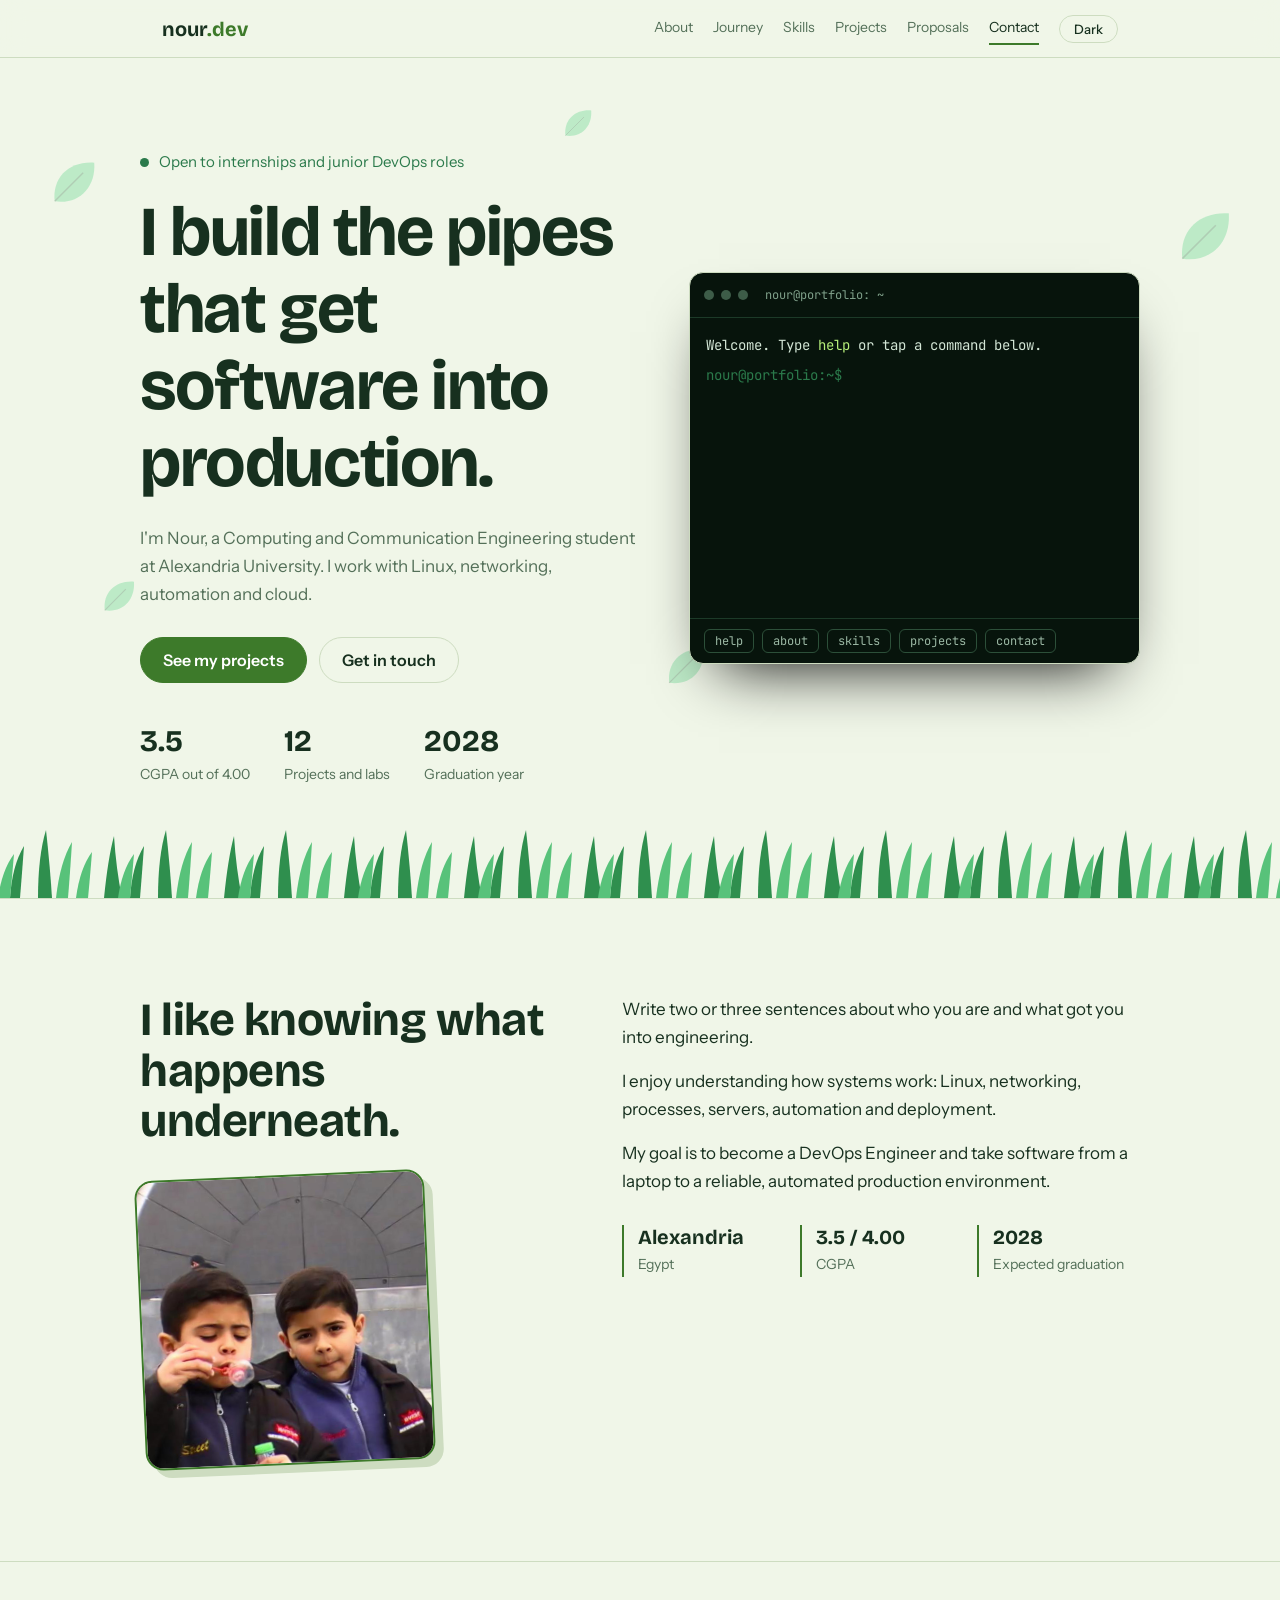
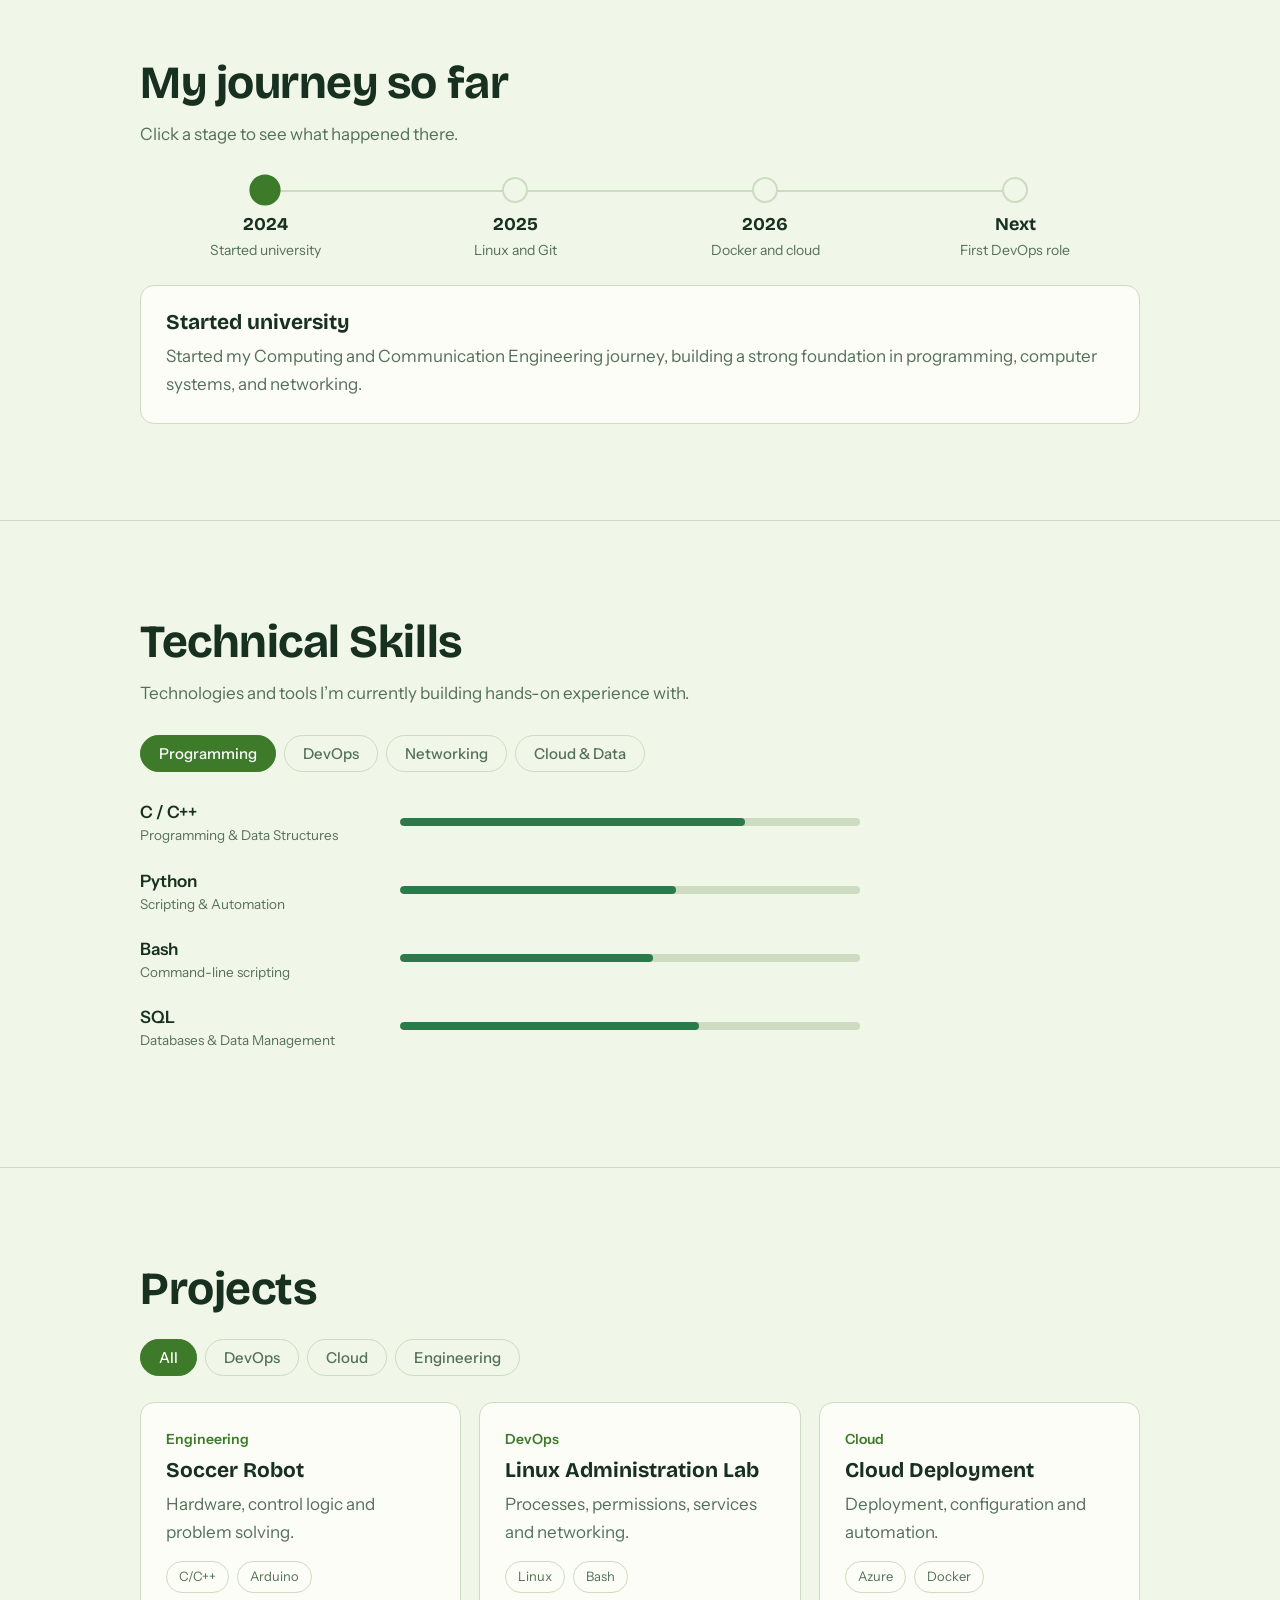
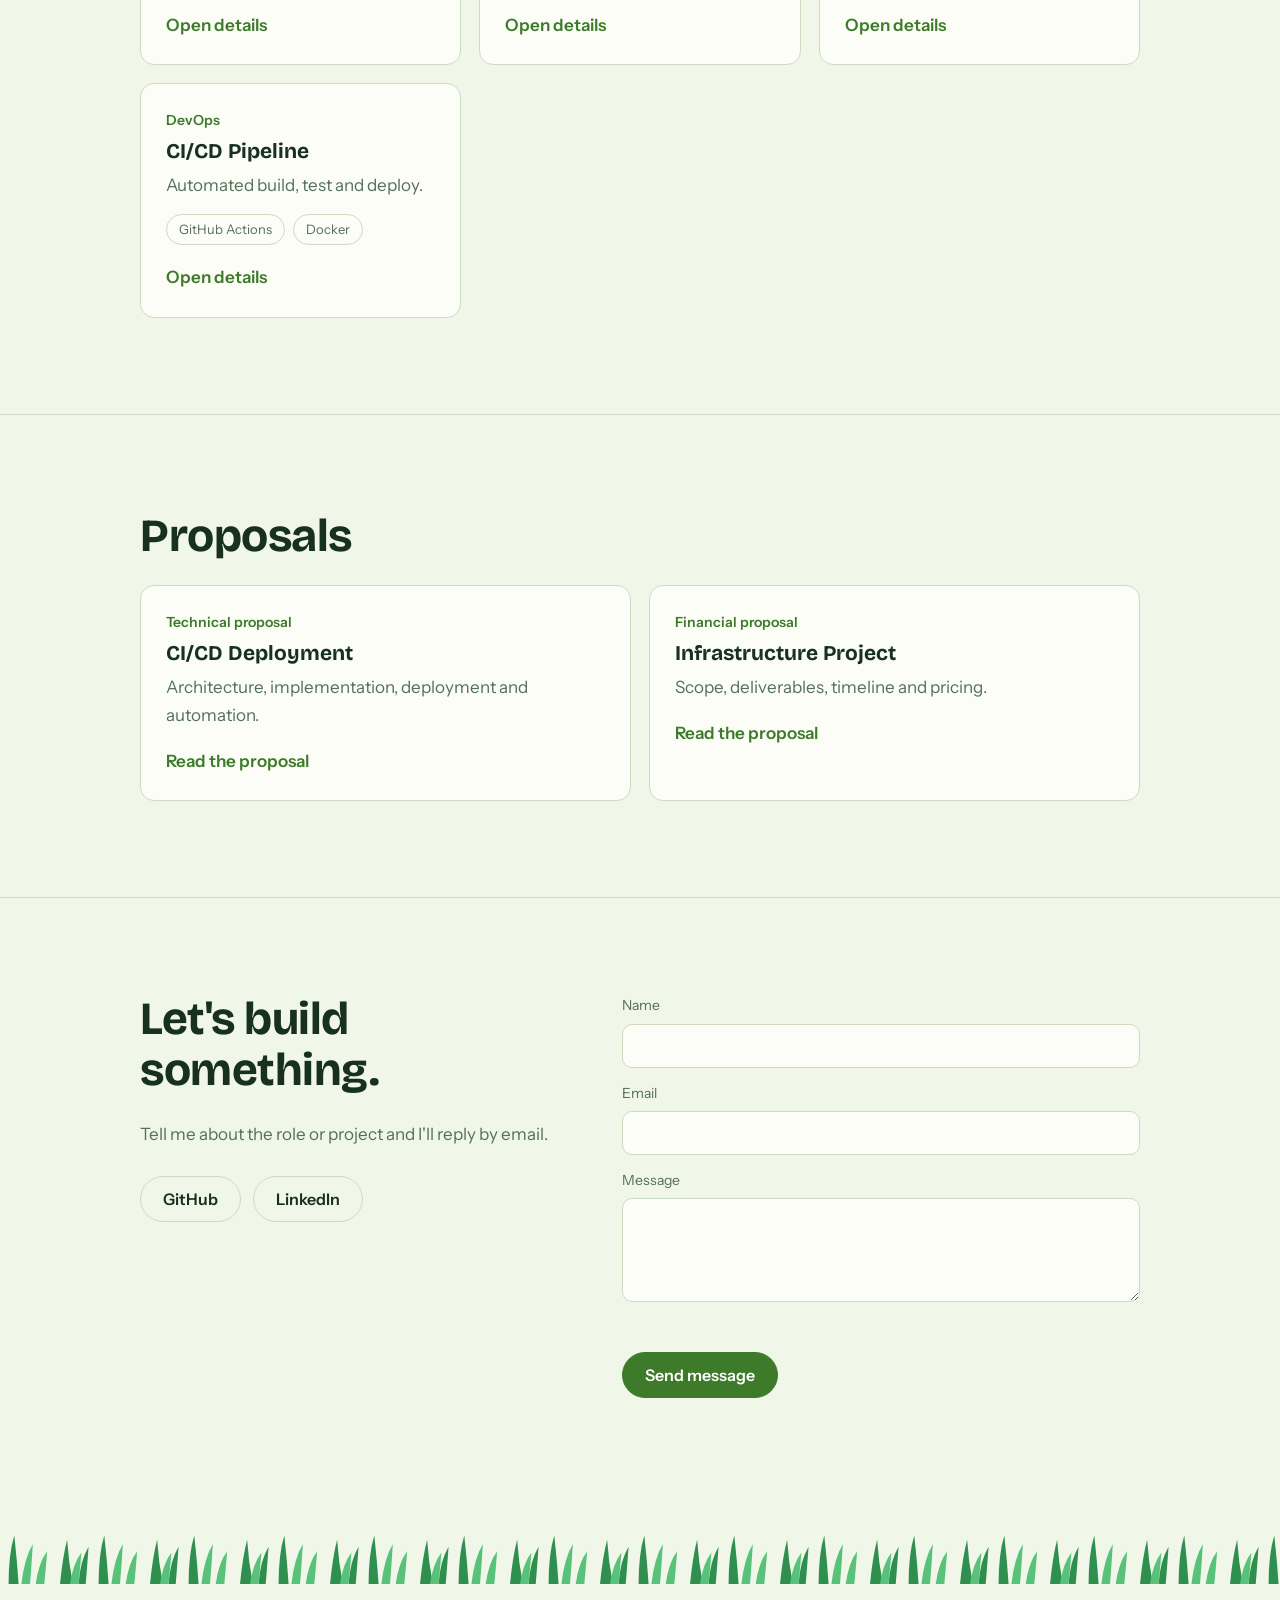
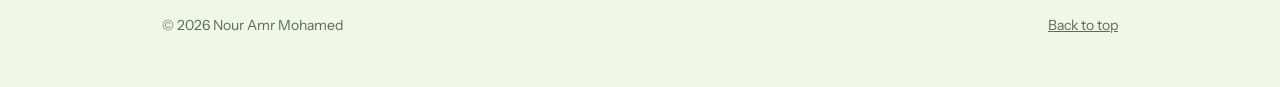
<file: index.html>
<!DOCTYPE html>
<html lang="en" data-theme="dark">
<head>
<meta charset="UTF-8">
<meta name="viewport" content="width=device-width, initial-scale=1.0">
<title>Nour Amr Mohamed — DevOps Engineer</title>
<meta name="description" content="Nour Amr Mohamed — Computing and Communication Engineering student and aspiring DevOps Engineer.">
<link rel="preconnect" href="https://fonts.googleapis.com">
<link rel="preconnect" href="https://fonts.gstatic.com" crossorigin>
<link rel="stylesheet" href="https://fonts.googleapis.com/css2?family=Bricolage+Grotesque:wght@500;700;800&family=Instrument+Sans:wght@400;500;600&family=JetBrains+Mono:wght@400;500&display=swap">
<link rel="stylesheet" href="style.css?v=8">
</head>
<body>
<div class="progress" id="progress"></div>

<nav>
  <div class="nav-container">
    <a class="logo" href="#home">nour<span>.dev</span></a>
    <button class="menu-btn" id="menuBtn" aria-label="Toggle menu" aria-expanded="false">Menu</button>
    <div class="nav-links" id="navLinks">
      <a href="#about">About</a>
      <a href="#journey">Journey</a>
      <a href="#skills">Skills</a>
      <a href="#projects">Projects</a>
      <a href="#proposals">Proposals</a>
      <a href="#contact">Contact</a>
      <button class="theme-btn" id="themeBtn" aria-label="Switch theme">Light</button>
    </div>
  </div>
</nav>

<header id="home">
  <i class="leaf" style="--x:4%;--y:12%;--s:46px;--d:0s"></i><i class="leaf" style="--x:44%;--y:6%;--s:30px;--d:-3s"></i><i class="leaf" style="--x:92%;--y:18%;--s:54px;--d:-6s"></i><i class="leaf" style="--x:8%;--y:62%;--s:34px;--d:-2s"></i><i class="leaf" style="--x:52%;--y:70%;--s:40px;--d:-8s"></i>
  <div class="container hero">
    <div>
      <p class="status"><i></i> Open to internships and junior DevOps roles</p>
      <h1>I build the pipes that get software into production.</h1>
      <p class="lead">I'm Nour, a Computing and Communication Engineering student at Alexandria University. I work with Linux, networking, automation and cloud.</p>
      <div class="buttons">
        <a class="button primary" href="#projects">See my projects</a>
        <a class="button" href="#contact">Get in touch</a>
      </div>
      <div class="counters">
        <div><b data-count="3.5" data-dec="1">0</b><span>CGPA out of 4.00</span></div>
        <div><b data-count="12">0</b><span>Projects and labs</span></div>
        <div><b data-count="2028">0</b><span>Graduation year</span></div>
      </div>
    </div>

    <div class="terminal" id="terminal" aria-label="Interactive terminal">
      <div class="term-bar"><span></span><span></span><span></span><em>nour@portfolio: ~</em></div>
      <div class="term-body" id="termBody">
        <div id="termOut"></div>
        <label class="term-line">
          <span class="prompt">nour@portfolio:~$</span>
          <input id="termIn" autocomplete="off" spellcheck="false" aria-label="Type a command">
        </label>
      </div>
      <div class="term-hints">
        <button data-cmd="help">help</button>
        <button data-cmd="about">about</button>
        <button data-cmd="skills">skills</button>
        <button data-cmd="projects">projects</button>
        <button data-cmd="contact">contact</button>
      </div>
    </div>
  </div>
  <div class="grass" aria-hidden="true"></div>
</header>

<section id="about">
  <div class="container split">
    <div>
      <h2>I like knowing what happens underneath.</h2>
      <figure class="photo"><img src="photo.jpg" alt="Two young boys outdoors, one blowing a bubble" width="640" height="640" loading="lazy"></figure>
    </div>
    <div class="prose">
      <p>Write two or three sentences about who you are and what got you into engineering.</p>
      <p>I enjoy understanding how systems work: Linux, networking, processes, servers, automation and deployment.</p>
      <p>My goal is to become a DevOps Engineer and take software from a laptop to a reliable, automated production environment.</p>
      <div class="facts">
        <div><b>Alexandria</b><span>Egypt</span></div>
        <div><b>3.5 / 4.00</b><span>CGPA</span></div>
        <div><b>2028</b><span>Expected graduation</span></div>
      </div>
    </div>
  </div>
</section>

<section id="journey">
  <div class="container">
    <h2>My journey so far</h2>
    <p class="muted intro">Click a stage to see what happened there.</p>
    <div class="pipeline" id="pipeline">
      <button class="stage active" data-i="0"><i></i><b>2024</b><span>Started university</span></button>
      <button class="stage" data-i="1"><i></i><b>2025</b><span>Linux and Git</span></button>
      <button class="stage" data-i="2"><i></i><b>2026</b><span>Docker and cloud</span></button>
      <button class="stage" data-i="3"><i></i><b>Next</b><span>First DevOps role</span></button>
    </div>
    <div class="card stage-detail" id="stageDetail" aria-live="polite"></div>
  </div>
</section>

<section id="skills">
  <div class="container">
    <h2>Technical Skills</h2>
    <p class="muted intro">Technologies and tools I’m currently building hands-on experience with.</p>

    <div class="tabs" role="tablist">
      <button class="tab active" data-tab="prog" role="tab">Programming</button>
      <button class="tab" data-tab="devops" role="tab">DevOps</button>
      <button class="tab" data-tab="net" role="tab">Networking</button>
      <button class="tab" data-tab="cloud" role="tab">Cloud &amp; Data</button>
    </div>

    <div class="panel active" id="prog">
      <div class="skill">
        <span>C / C++</span>
        <small>Programming &amp; Data Structures</small>
        <div class="bar"><i style="--v:75%"></i></div>
      </div>
      <div class="skill">
        <span>Python</span>
        <small>Scripting &amp; Automation</small>
        <div class="bar"><i style="--v:60%"></i></div>
      </div>
      <div class="skill">
        <span>Bash</span>
        <small>Command-line scripting</small>
        <div class="bar"><i style="--v:55%"></i></div>
      </div>
      <div class="skill">
        <span>SQL</span>
        <small>Databases &amp; Data Management</small>
        <div class="bar"><i style="--v:65%"></i></div>
      </div>
    </div>

    <div class="panel" id="devops">
      <div class="skill">
        <span>Linux</span>
        <small>System administration &amp; CLI</small>
        <div class="bar"><i style="--v:70%"></i></div>
      </div>
      <div class="skill">
        <span>Git &amp; GitHub</span>
        <small>Version control &amp; workflows</small>
        <div class="bar"><i style="--v:75%"></i></div>
      </div>
      <div class="skill">
        <span>Docker</span>
        <small>Containerization</small>
        <div class="bar"><i style="--v:45%"></i></div>
      </div>
      <div class="skill">
        <span>CI/CD</span>
        <small>Deployment automation</small>
        <div class="bar"><i style="--v:35%"></i></div>
      </div>
    </div>

    <div class="panel" id="net">
      <div class="skill">
        <span>TCP/IP</span>
        <small>Networking fundamentals</small>
        <div class="bar"><i style="--v:65%"></i></div>
      </div>
      <div class="skill">
        <span>CCNA Fundamentals</span>
        <small>Routing, switching &amp; network concepts</small>
        <div class="bar"><i style="--v:60%"></i></div>
      </div>
      <div class="skill">
        <span>Network Troubleshooting</span>
        <small>Connectivity &amp; diagnostics</small>
        <div class="bar"><i style="--v:65%"></i></div>
      </div>
      <div class="skill">
        <span>SSH</span>
        <small>Remote system access</small>
        <div class="bar"><i style="--v:55%"></i></div>
      </div>
    </div>

    <div class="panel" id="cloud">
      <div class="skill">
        <span>Azure</span>
        <small>Cloud fundamentals</small>
        <div class="bar"><i style="--v:45%"></i></div>
      </div>
      <div class="skill">
        <span>Data Pipelines</span>
        <small>Data engineering workflows</small>
        <div class="bar"><i style="--v:50%"></i></div>
      </div>
      <div class="skill">
        <span>SQL</span>
        <small>Relational databases</small>
        <div class="bar"><i style="--v:65%"></i></div>
      </div>
      <div class="skill">
        <span>Cloud Deployment</span>
        <small>Currently developing</small>
        <div class="bar"><i style="--v:45%"></i></div>
      </div>
    </div>

  </div>
</section>

<section id="projects">
  <div class="container">
    <h2>Projects</h2>
    <div class="filters" id="filters">
      <button class="chip active" data-f="all">All</button>
      <button class="chip" data-f="devops">DevOps</button>
      <button class="chip" data-f="cloud">Cloud</button>
      <button class="chip" data-f="engineering">Engineering</button>
    </div>

    <div class="grid" id="projectGrid">
      <article class="card project" data-cat="engineering" tabindex="0"
        data-title="Soccer Robot"
        data-desc="Describe the robot, your role, the hardware you used and what you learned. Add results or a demo link."
        data-tags="C/C++,Arduino,Robotics" data-link="#">
        <p class="type">Engineering</p>
        <h3>Soccer Robot</h3>
        <p class="muted">Hardware, control logic and problem solving.</p>
        <div class="tags"><span>C/C++</span><span>Arduino</span></div>
        <span class="more">Open details</span>
      </article>

      <article class="card project" data-cat="devops" tabindex="0"
        data-title="Linux Administration Lab"
        data-desc="Explain the lab setup, what you practised (users, permissions, services, networking) and link the repository."
        data-tags="Linux,Bash,Networking" data-link="https://github.com/nouramr00434">
        <p class="type">DevOps</p>
        <h3>Linux Administration Lab</h3>
        <p class="muted">Processes, permissions, services and networking.</p>
        <div class="tags"><span>Linux</span><span>Bash</span></div>
        <span class="more">Open details</span>
      </article>

      <article class="card project" data-cat="cloud" tabindex="0"
        data-title="Cloud Deployment"
        data-desc="Describe the app, how it is deployed, and the automation behind it. Add an architecture diagram if you have one."
        data-tags="Azure,Docker,Git" data-link="https://github.com/nouramr00434">
        <p class="type">Cloud</p>
        <h3>Cloud Deployment</h3>
        <p class="muted">Deployment, configuration and automation.</p>
        <div class="tags"><span>Azure</span><span>Docker</span></div>
        <span class="more">Open details</span>
      </article>

      <article class="card project" data-cat="devops" tabindex="0"
        data-title="CI/CD Pipeline"
        data-desc="Describe the pipeline stages: build, test, containerise, deploy. Say which tool runs it."
        data-tags="GitHub Actions,Docker" data-link="https://github.com/nouramr00434">
        <p class="type">DevOps</p>
        <h3>CI/CD Pipeline</h3>
        <p class="muted">Automated build, test and deploy.</p>
        <div class="tags"><span>GitHub Actions</span><span>Docker</span></div>
        <span class="more">Open details</span>
      </article>
    </div>
  </div>
</section>

<section id="proposals">
  <div class="container">
    <h2>Proposals</h2>
    <div class="grid">
      <div class="card">
        <p class="type">Technical proposal</p>
        <h3>CI/CD Deployment</h3>
        <p class="muted">Architecture, implementation, deployment and automation.</p>
        <a class="more" href="proposals/technical-proposal.pdf">Read the proposal</a>
      </div>
      <div class="card">
        <p class="type">Financial proposal</p>
        <h3>Infrastructure Project</h3>
        <p class="muted">Scope, deliverables, timeline and pricing.</p>
        <a class="more" href="proposals/financial-proposal.pdf">Read the proposal</a>
      </div>
    </div>
  </div>
</section>

<section id="contact">
  <div class="container split">
    <div>
      <h2>Let's build something.</h2>
      <p class="muted">Tell me about the role or project and I'll reply by email.</p>
      <div class="buttons">
        <a class="button" href="https://github.com/nouramr00434">GitHub</a>
        <a class="button" href="https://www.linkedin.com/in/nour-amr-336510366/">LinkedIn</a>
      </div>
    </div>
    <form id="contactForm" novalidate>
      <label>Name<input name="name" required></label>
      <label>Email<input name="email" type="email" required></label>
      <label>Message<textarea name="msg" rows="4" required></textarea></label>
      <p class="form-msg" id="formMsg" role="status"></p>
      <button class="button primary" type="submit">Send message</button>
    </form>
  </div>
</section>

<div class="grass foot" aria-hidden="true"></div>
<footer>
  <p>© 2026 Nour Amr Mohamed</p>
  <a href="#home">Back to top</a>
</footer>

<dialog id="modal">
  <button class="close" id="closeModal" aria-label="Close">Close</button>
  <p class="type" id="mType"></p>
  <h3 id="mTitle"></h3>
  <p id="mDesc"></p>
  <div class="tags" id="mTags"></div>
  <a class="button primary" id="mLink" href="#">View on GitHub</a>
</dialog>

<script src="script.js?v=8"></script>
</body>
</html>
</file>
<file: style.css>
:root{
  --bg:#0d1f15;--surface:#13291c;--line:#244a33;
  --text:#e8f4e9;--muted:#9bb8a4;
  --accent:#a3e65f;--green:#5fd68c;--ink:#0d1f15;
  --display:'Bricolage Grotesque',sans-serif;
  --body:'Instrument Sans',sans-serif;
  --mono:'JetBrains Mono',ui-monospace,Menlo,Consolas,monospace;
}
:root[data-theme="light"]{
  --bg:#f0f6e8;--surface:#fbfdf6;--line:#cddcc0;
  --text:#17301f;--muted:#547059;--accent:#3d7a2a;--green:#2b7a4b;--ink:#fff;
}
*{box-sizing:border-box;margin:0}
html{scroll-behavior:smooth;scroll-padding-top:70px}
body{background:var(--bg);color:var(--text);font:17px/1.65 var(--body);transition:background .3s,color .3s}
a{color:inherit}
h1,h2,h3{font-family:var(--display);line-height:1.1}
h1{font-size:clamp(40px,6vw,70px);margin-bottom:22px;letter-spacing:-.02em}
h2{font-size:clamp(30px,4.5vw,46px);margin-bottom:24px;letter-spacing:-.01em}
h3{font-size:21px;margin-bottom:8px}
section{padding:96px 22px;border-top:1px solid var(--line)}
.container{max-width:1000px;margin:auto}
.muted{color:var(--muted)}
.intro{margin:-12px 0 28px}
.split{display:grid;grid-template-columns:1fr 1.2fr;gap:50px;align-items:start}
:focus-visible{outline:2px solid var(--accent);outline-offset:3px}

.progress{position:fixed;top:0;left:0;height:3px;width:0;background:var(--accent);z-index:30}

/* nav */
nav{position:sticky;top:0;z-index:20;background:color-mix(in srgb,var(--bg) 88%,transparent);backdrop-filter:blur(12px);border-bottom:1px solid var(--line)}
.nav-container{max-width:1000px;margin:auto;padding:12px 22px;display:flex;justify-content:space-between;align-items:center;gap:20px}
.logo{font:700 20px var(--display);text-decoration:none}
.logo span{color:var(--accent)}
.nav-links{display:flex;gap:20px;align-items:center}
.nav-links a{color:var(--muted);text-decoration:none;font-size:14px;padding:4px 0;border-bottom:2px solid transparent}
.nav-links a:hover{color:var(--text)}
.nav-links a.active{color:var(--text);border-color:var(--accent)}
.theme-btn,.menu-btn{font:500 13px var(--body);background:none;color:var(--text);border:1px solid var(--line);border-radius:999px;padding:5px 14px;cursor:pointer}
.menu-btn{display:none}

/* hero */
#home{position:relative;overflow:hidden;padding-bottom:110px;border-top:none;padding:70px 22px 90px;min-height:calc(100vh - 60px);display:flex;align-items:center}
.hero{display:grid;grid-template-columns:1.05fr .95fr;gap:50px;align-items:center}
.status{display:flex;align-items:center;gap:10px;color:var(--green);font-size:15px;margin-bottom:20px}
.status i{width:9px;height:9px;border-radius:50%;background:var(--green);animation:pulse 2s infinite}
@keyframes pulse{50%{box-shadow:0 0 0 7px transparent;opacity:.6}0%{box-shadow:0 0 0 0 var(--green)}}
.lead{color:var(--muted);max-width:560px}
.buttons{display:flex;flex-wrap:wrap;gap:12px;margin-top:28px}
.button{display:inline-block;padding:12px 22px;border-radius:999px;border:1px solid var(--line);background:none;color:var(--text);text-decoration:none;font:600 16px var(--body);cursor:pointer;transition:transform .2s,border-color .2s}
.button:hover{transform:translateY(-2px);border-color:var(--accent)}
.button.primary{background:var(--accent);border-color:var(--accent);color:var(--ink)}
.counters{display:flex;gap:34px;margin-top:40px;flex-wrap:wrap}
.counters b{display:block;font:700 30px var(--display)}
.counters span{color:var(--muted);font-size:14px}

/* terminal: the memorable element */
.terminal{background:#07140c;border:1px solid var(--line);border-radius:14px;overflow:hidden;box-shadow:0 30px 60px -30px #000;color:#d3e6d6;font:14px/1.7 var(--mono)}
.term-bar{display:flex;align-items:center;gap:7px;padding:12px 14px;border-bottom:1px solid #1c3a28}
.term-bar span{width:10px;height:10px;border-radius:50%;background:#3d5c48}
.term-bar em{margin-left:10px;font-style:normal;color:#7fa08a;font-size:12px}
.term-body{height:300px;overflow-y:auto;padding:16px;cursor:text}
.term-body .out{white-space:pre-wrap;margin-bottom:6px}
.term-body .cmd{color:#fff}
.term-body .ok{color:var(--green)}
.term-body .hl{color:#b6ef7a}
.term-line{display:flex;gap:8px}
.prompt{color:var(--green);white-space:nowrap}
.term-line input{flex:1;min-width:0;background:none;border:0;outline:0;color:#fff;font:inherit;caret-color:var(--accent)}
.term-hints{display:flex;flex-wrap:wrap;gap:8px;padding:10px 14px;border-top:1px solid #1c3a28}
.term-hints button{font:12px var(--mono);background:none;border:1px solid #2c4f39;color:#9bb8a4;border-radius:6px;padding:3px 10px;cursor:pointer}
.term-hints button:hover{color:var(--accent);border-color:var(--accent)}

/* about */
.prose p{margin-bottom:16px;max-width:60ch}
.facts{display:grid;grid-template-columns:repeat(auto-fit,minmax(130px,1fr));gap:15px;margin-top:30px}
.facts div{border-left:2px solid var(--accent);padding-left:14px}
.facts b{display:block;font:700 20px var(--display)}
.facts span{color:var(--muted);font-size:14px}

/* journey pipeline */
.pipeline{display:grid;grid-template-columns:repeat(4,1fr);position:relative;margin-bottom:22px}
.pipeline::before{content:"";position:absolute;top:13px;left:12%;right:12%;height:2px;background:var(--line)}
.stage{position:relative;background:none;border:0;color:var(--muted);text-align:center;cursor:pointer;font:inherit;padding:0 8px}
.stage i{display:block;width:26px;height:26px;margin:0 auto 10px;border-radius:50%;background:var(--bg);border:2px solid var(--line);transition:.25s}
.stage b{display:block;font:700 18px var(--display);color:var(--text)}
.stage span{font-size:14px}
.stage.done i{background:var(--green);border-color:var(--green)}
.stage.active i{background:var(--accent);border-color:var(--accent);transform:scale(1.2)}
.stage-detail{min-height:96px}

/* skills */
.tabs,.filters{display:flex;flex-wrap:wrap;gap:8px;margin-bottom:26px}
.tab,.chip{font:500 15px var(--body);background:none;color:var(--muted);border:1px solid var(--line);border-radius:999px;padding:8px 18px;cursor:pointer;transition:.2s}
.tab:hover,.chip:hover{color:var(--text)}
.tab.active,.chip.active{background:var(--accent);border-color:var(--accent);color:var(--ink)}
.panel{display:none;max-width:640px}
.panel.active{display:block}
.skill{display:grid;grid-template-columns:200px 1fr;gap:16px;align-items:center;margin-bottom:16px}
.bar{height:8px;background:var(--line);border-radius:99px;overflow:hidden}
.bar i{display:block;height:100%;width:0;background:var(--green);border-radius:99px;transition:width .9s cubic-bezier(.2,.8,.2,1)}
.panel.active .bar i{width:var(--v)}

/* cards */
.grid{display:grid;grid-template-columns:repeat(auto-fit,minmax(270px,1fr));gap:18px}
.card{background:var(--surface);border:1px solid var(--line);border-radius:14px;padding:25px;transition:border-color .2s,transform .2s}
.project{cursor:pointer}
.project:hover,.project:focus-visible{border-color:var(--accent);transform:translateY(-3px)}
.project.hide{display:none}
.type{color:var(--accent);font-size:14px;font-weight:600;margin-bottom:8px}
.tags{display:flex;flex-wrap:wrap;gap:8px;margin-top:15px}
.tags span{border:1px solid var(--line);border-radius:999px;padding:4px 12px;font-size:13px;color:var(--muted)}
.more{display:inline-block;margin-top:18px;color:var(--accent);font-weight:600;text-decoration:none}

/* contact */
form{display:grid;gap:14px}
label{display:grid;gap:6px;font-size:14px;color:var(--muted)}
input,textarea{font:16px var(--body);color:var(--text);background:var(--surface);border:1px solid var(--line);border-radius:10px;padding:11px 14px;width:100%}
input:focus,textarea:focus{outline:2px solid var(--accent);border-color:transparent}
input.bad,textarea.bad{border-color:#e5645b}
.form-msg{min-height:22px;font-size:14px;color:var(--green)}
.form-msg.err{color:#e5645b}
form .button{justify-self:start}

footer{max-width:1000px;margin:auto;padding:30px 22px 50px;display:flex;justify-content:space-between;color:var(--muted);font-size:14px}

/* modal */
dialog{margin:auto;max-width:520px;width:calc(100% - 40px);background:var(--surface);color:var(--text);border:1px solid var(--line);border-radius:16px;padding:32px}
dialog::backdrop{background:rgba(5,10,16,.7);backdrop-filter:blur(3px)}
dialog[open]{animation:pop .22s ease}
@keyframes pop{from{opacity:0;transform:translateY(12px) scale(.98)}}
dialog p{margin-bottom:12px}
dialog .button{margin-top:20px}
.close{position:absolute;top:14px;right:14px;font:500 13px var(--body);background:none;color:var(--muted);border:1px solid var(--line);border-radius:999px;padding:4px 12px;cursor:pointer}

@media(max-width:800px){
  .hero,.split{grid-template-columns:1fr}
  section{padding:70px 20px}
  .menu-btn{display:block}
  .nav-links{display:none;position:absolute;top:100%;left:0;right:0;flex-direction:column;align-items:flex-start;gap:14px;padding:18px 22px;background:var(--bg);border-bottom:1px solid var(--line)}
  .nav-links.open{display:flex}
  .pipeline{grid-template-columns:1fr 1fr;row-gap:22px}
  .pipeline::before{display:none}
  .skill{grid-template-columns:130px 1fr}
}
@media(prefers-reduced-motion:reduce){.status i{animation:none}html{scroll-behavior:auto}}


/* LEAVES AND GRASS */
.hero{position:relative;z-index:1}
.leaf{position:absolute;left:var(--x);top:var(--y);width:var(--s);height:var(--s);z-index:0;pointer-events:none;opacity:.35;
  background:url("data:image/svg+xml,%3Csvg xmlns='http://www.w3.org/2000/svg' viewBox='0 0 100 100'%3E%3Cpath d='M8 92C2 40 40 4 94 8c4 54-34 92-86 84z' fill='%235fd68c'/%3E%3Cpath d='M8 92L70 30' stroke='%230d1f15' stroke-width='3' fill='none' opacity='.45'/%3E%3C/svg%3E") center/contain no-repeat;
  animation:drift 9s ease-in-out infinite;animation-delay:var(--d)}
@keyframes drift{0%,100%{transform:translate(0,0) rotate(0)}50%{transform:translate(14px,22px) rotate(25deg)}}
.grass{position:absolute;left:0;right:0;bottom:0;height:70px;pointer-events:none;
  background:url("data:image/svg+xml,%3Csvg xmlns='http://www.w3.org/2000/svg' width='120' height='70' viewBox='0 0 120 70'%3E%3Cg fill='%232f8f4e'%3E%3Cpath d='M4 70Q8 30 14 8Q16 40 22 70z'/%3E%3Cpath d='M30 70Q32 38 44 18Q42 46 40 70z'/%3E%3Cpath d='M58 70Q58 28 66 2Q70 38 72 70z'/%3E%3C/g%3E%3Cg fill='%2358c27a'%3E%3Cpath d='M18 70Q22 42 34 26Q32 50 30 70z'/%3E%3Cpath d='M76 70Q80 34 92 14Q90 46 88 70z'/%3E%3Cpath d='M96 70Q100 40 112 24Q110 50 108 70z'/%3E%3C/g%3E%3C/svg%3E") repeat-x bottom/120px 70px;
  transform-origin:bottom;animation:sway 6s ease-in-out infinite alternate}
@keyframes sway{to{transform:skewX(2deg)}}
.grass.foot{position:relative;height:50px;margin-top:40px;background-size:90px 50px}
@media(prefers-reduced-motion:reduce){.leaf,.grass{animation:none}}

/* ABOUT PHOTO */
.photo{width:min(290px,100%);margin-top:28px;transform:rotate(-2.5deg);transition:transform .3s}
.photo:hover{transform:rotate(0) scale(1.02)}
.photo img{display:block;width:100%;height:auto;aspect-ratio:1;object-fit:cover;border-radius:18px;border:2px solid var(--accent);box-shadow:8px 8px 0 var(--line)}

/* SKILLS WITH DESCRIPTIONS */
.panel{max-width:720px}
.skill{grid-template-columns:240px 1fr;grid-template-rows:auto auto;column-gap:20px;row-gap:0;margin-bottom:22px}
.skill span{grid-column:1;font-weight:600}
.skill small{grid-column:1;color:var(--muted);font-size:13.5px;line-height:1.35}
.skill .bar{grid-column:2;grid-row:1/3;align-self:center}
@media(max-width:760px){
  .skill{grid-template-columns:1fr;row-gap:2px}
  .skill .bar{grid-column:1;grid-row:auto;margin-top:8px}
}
</file>
